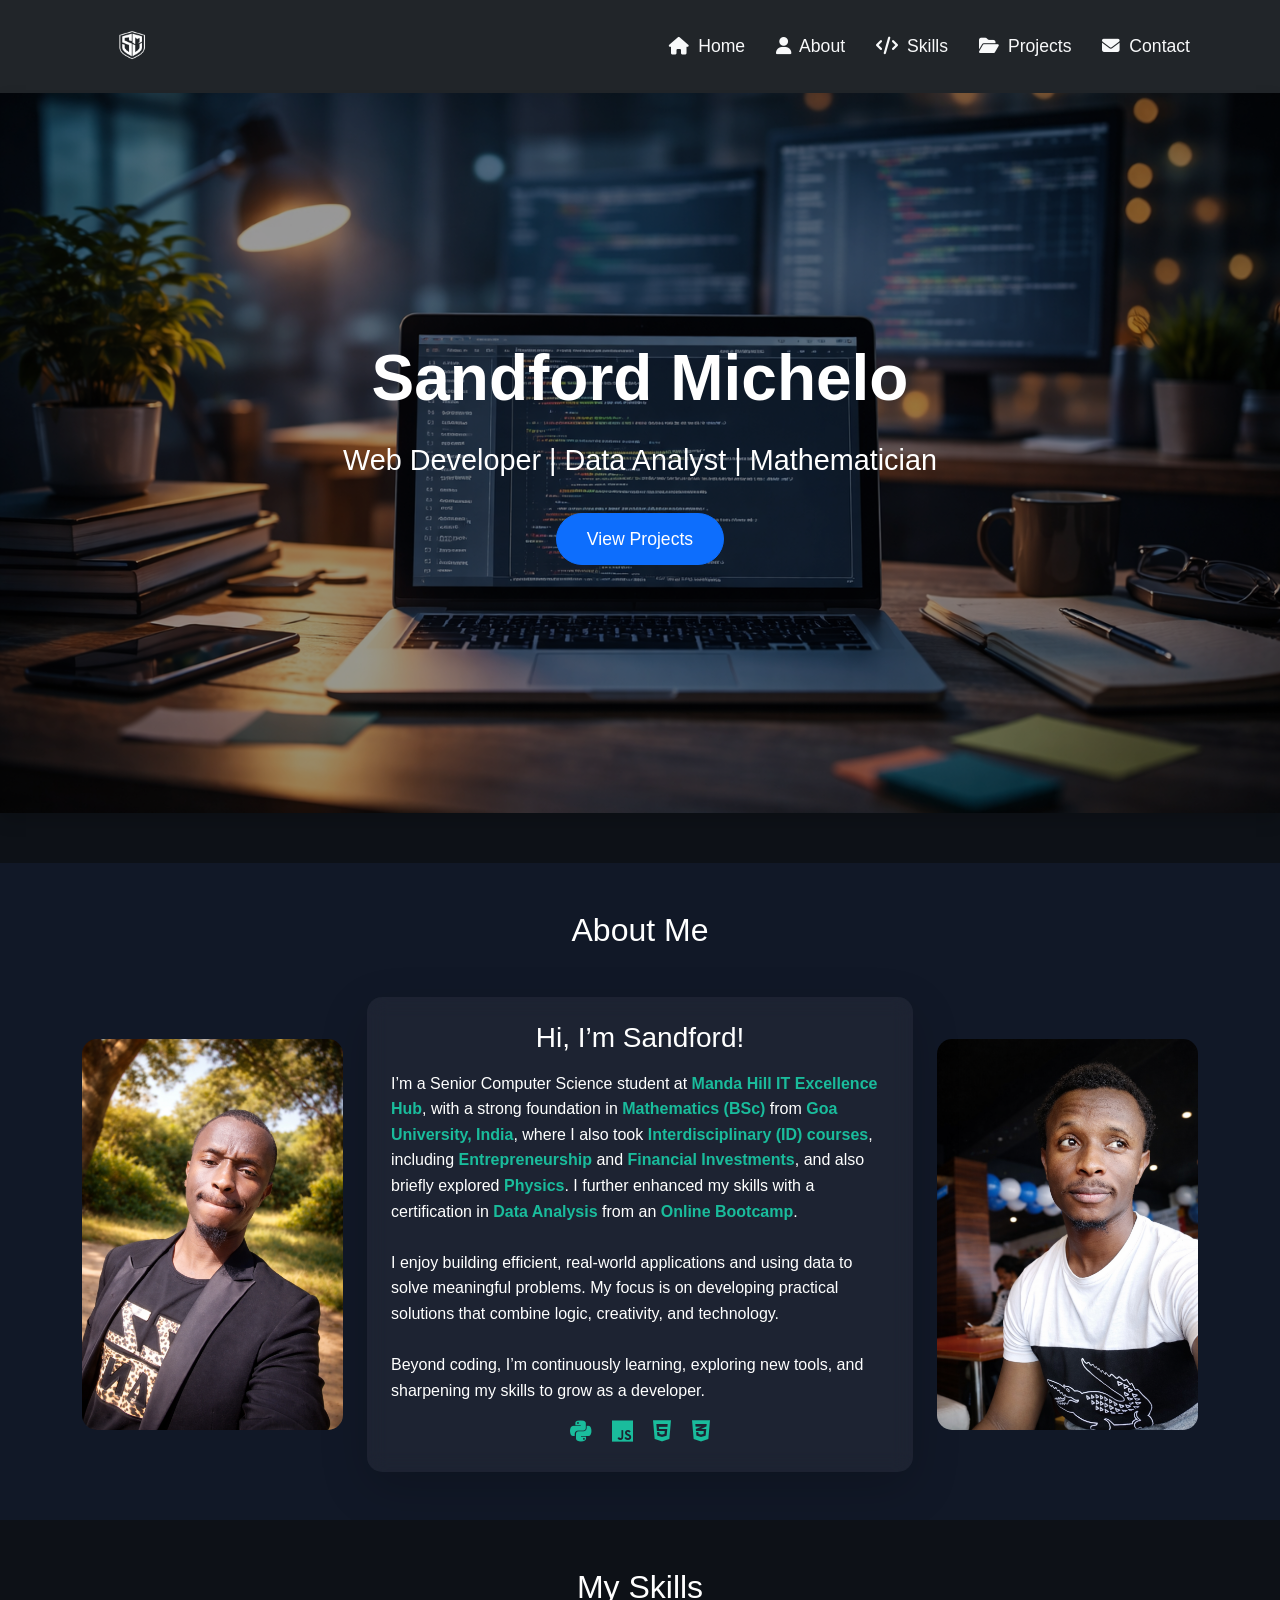
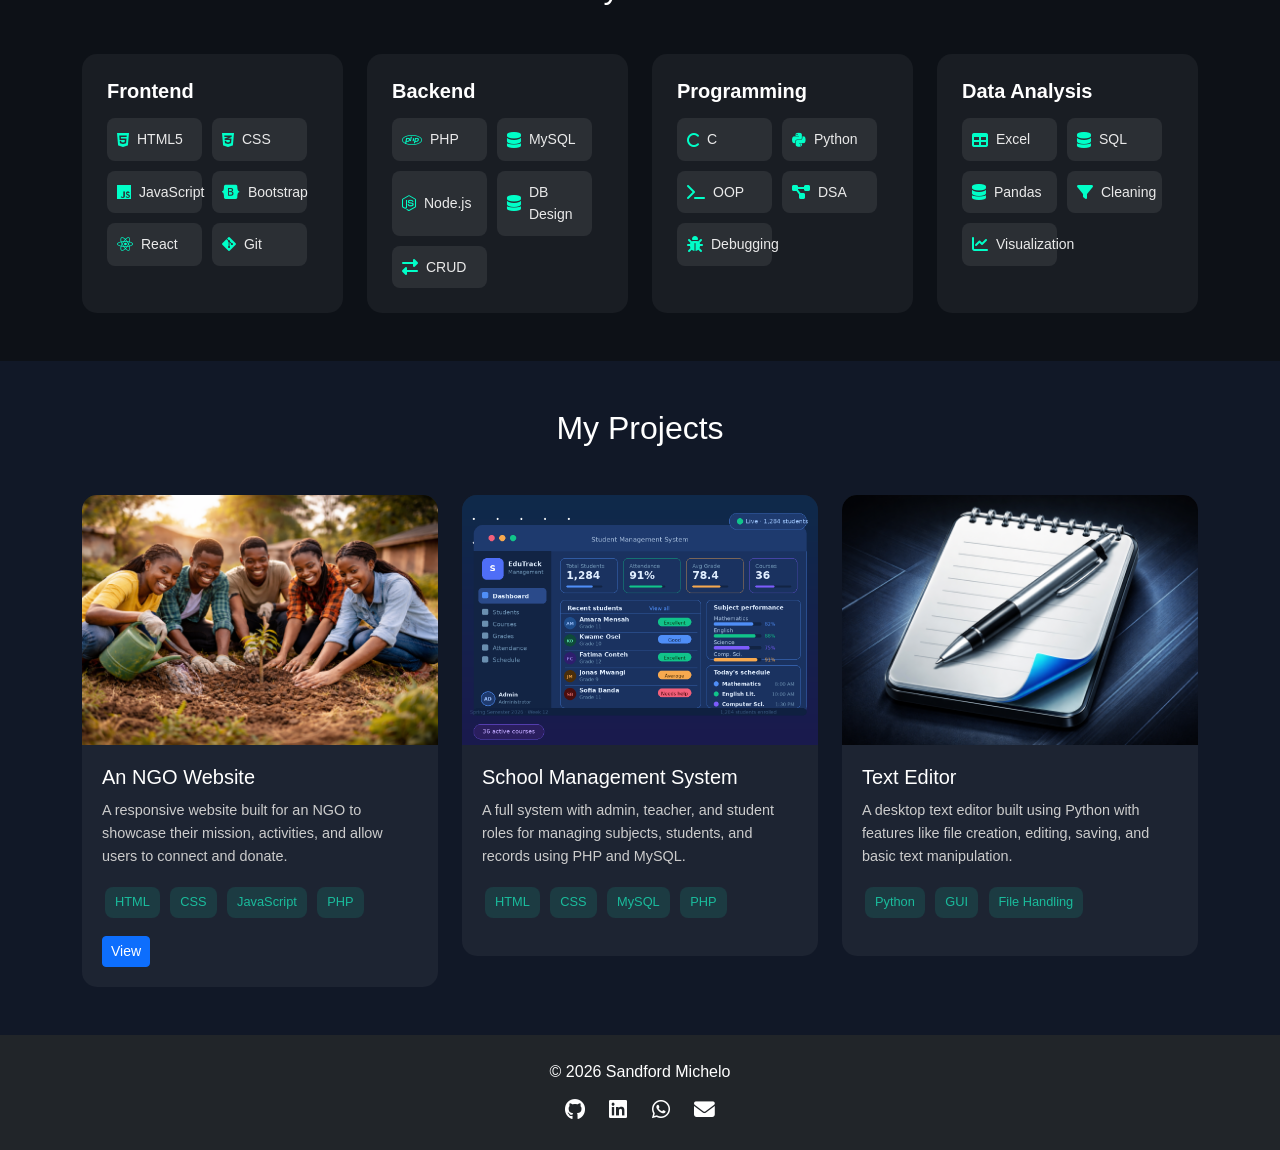
<file: index.html>
<!doctype html>
<html lang="en">
  <head>
    <meta charset="UTF-8" />
    <meta name="viewport" content="width=device-width, initial-scale=1.0" />
    <title>Sandford Michelo | Portfolio</title>

    <!-- Bootstrap CSS -->
    <link
      href="https://cdn.jsdelivr.net/npm/bootstrap@5.3.2/dist/css/bootstrap.min.css"
      rel="stylesheet"
    />

    <!-- Font Awesome for Social Icons -->
    <link
      rel="stylesheet"
      href="https://cdnjs.cloudflare.com/ajax/libs/font-awesome/6.4.2/css/all.min.css"
    />

    <link rel="stylesheet" href="style.css" />
  </head>

  <body>
    <!-- HEADER -->
    <header class="bg-dark shadow">
      <div class="container">
        <nav class="navbar navbar-expand-lg navbar-dark">
          <a class="navbar-brand" href="index.html">
            <img src="images/logo.png" alt="Logo" height="40" />
          </a>
          <button
            class="navbar-toggler"
            type="button"
            data-bs-toggle="collapse"
            data-bs-target="#navbarNav"
            aria-controls="navbarNav"
            aria-expanded="false"
            aria-label="Toggle navigation"
          >
            <span class="navbar-toggler-icon"></span>
          </button>

          <div class="collapse navbar-collapse" id="navbarNav">
            <ul class="navbar-nav ms-auto">
              <li class="nav-item">
                <a class="nav-link" href="#home">
                  <i class="fas fa-home me-1"></i> Home
                </a>
              </li>
              <li class="nav-item">
                <a class="nav-link" href="#about">
                  <i class="fas fa-user me-1"></i> About
                </a>
              </li>
              <li class="nav-item">
                <a class="nav-link" href="#skills">
                  <i class="fas fa-code me-1"></i> Skills
                </a>
              </li>
              <li class="nav-item">
                <a class="nav-link" href="#projects">
                  <i class="fas fa-folder-open me-1"></i> Projects
                </a>
              </li>
              <li class="nav-item">
                <a class="nav-link" href="contact.html">
                  <i class="fas fa-envelope me-1"></i> Contact
                </a>
              </li>
            </ul>
          </div>
        </nav>
      </div>
    </header>

    <!-- MAIN -->
    <main>
      <!-- Full-width Hero -->
      <section id="home" class="hero-section shadow">
        <div class="container text-center">
          <h1 class="fw-bold">Sandford Michelo</h1>
          <p class="lead">Web Developer | Data Analyst | Mathematician</p>
          <a href="#projects" class="btn btn-primary btn-lg">View Projects</a>
        </div>
      </section>

      <!-- About Section -->
      <section id="about" class="about-section py-5">
        <div class="container">
          <h2 class="text-center mb-5">About Me</h2>
          <div class="row align-items-center text-center text-md-start">
            <div class="col-md-3 mb-4 mb-md-0">
              <img src="images/pic2.png" class="about-side-img" alt="" />
            </div>
            <div class="col-md-6">
              <div class="about-card p-4 shadow-lg">
                <h3 class="mb-3 text-center">Hi, I’m Sandford!</h3>
                <p>
                  I’m a Senior Computer Science student at
                  <span class="highlight">Manda Hill IT Excellence Hub</span>,
                  with a strong foundation in
                  <span class="highlight">Mathematics (BSc)</span> from
                  <span class="highlight">Goa University, India</span>, where I
                  also took
                  <span class="highlight">Interdisciplinary (ID) courses</span>,
                  including <span class="highlight">Entrepreneurship</span> and
                  <span class="highlight">Financial Investments</span>, and also
                  briefly explored <span class="highlight">Physics</span>. I
                  further enhanced my skills with a certification in
                  <span class="highlight">Data Analysis</span> from an
                  <span class="highlight">Online Bootcamp</span>.<br /><br />
                  I enjoy building efficient, real-world applications and using
                  data to solve meaningful problems. My focus is on developing
                  practical solutions that combine logic, creativity, and
                  technology.<br /><br />
                  Beyond coding, I’m continuously learning, exploring new tools,
                  and sharpening my skills to grow as a developer.
                </p>

                <div class="mt-3 text-center">
                  <i class="fab fa-python me-3"></i>
                  <i class="fab fa-js me-3"></i>
                  <i class="fab fa-html5 me-3"></i>
                  <i class="fab fa-css3-alt"></i>
                </div>
              </div>
            </div>
            <div class="col-md-3 mt-4 mt-md-0">
              <img src="images/pic3.png" class="about-side-img" alt="" />
            </div>
          </div>
        </div>
      </section>

      <!-- Skills Section -->
      <section id="skills" class="skills-section py-5">
        <div class="container">
          <h2 class="text-center mb-5">My Skills</h2>
          <div class="row g-4">
            <!-- Frontend -->
            <div class="col-md-3">
              <div class="skill-box">
                <h5>Frontend</h5>
                <div class="skills-grid">
                  <div><i class="fab fa-html5"></i> HTML5</div>
                  <div><i class="fab fa-css3-alt"></i> CSS</div>
                  <div><i class="fab fa-js"></i> JavaScript</div>
                  <div><i class="fab fa-bootstrap"></i> Bootstrap</div>
                  <div><i class="fab fa-react"></i> React</div>
                  <div><i class="fab fa-git-alt"></i> Git</div>
                </div>
              </div>
            </div>

            <!-- Backend -->
            <div class="col-md-3">
              <div class="skill-box">
                <h5>Backend</h5>
                <div class="skills-grid">
                  <div><i class="fab fa-php"></i> PHP</div>
                  <div><i class="fas fa-database"></i> MySQL</div>
                  <div><i class="fab fa-node-js"></i> Node.js</div>
                  <div><i class="fas fa-database"></i> DB Design</div>
                  <div><i class="fas fa-exchange-alt"></i> CRUD</div>
                </div>
              </div>
            </div>

            <!-- Programming -->
            <div class="col-md-3">
              <div class="skill-box">
                <h5>Programming</h5>
                <div class="skills-grid">
                  <div><i class="fas fa-c"></i> C</div>
                  <div><i class="fab fa-python"></i> Python</div>
                  <div><i class="fas fa-terminal"></i> OOP</div>
                  <div><i class="fas fa-project-diagram"></i> DSA</div>
                  <div><i class="fas fa-bug"></i> Debugging</div>
                </div>
              </div>
            </div>

            <!-- Data Analysis -->
            <div class="col-md-3">
              <div class="skill-box">
                <h5>Data Analysis</h5>
                <div class="skills-grid">
                  <div><i class="fas fa-table"></i> Excel</div>
                  <div><i class="fas fa-database"></i> SQL</div>
                  <div><i class="fas fa-database"></i> Pandas</div>
                  <div><i class="fas fa-filter"></i> Cleaning</div>
                  <div><i class="fas fa-chart-line"></i> Visualization</div>
                </div>
              </div>
            </div>
          </div>
        </div>
      </section>

      <!-- Projects Section -->
      <section id="projects" class="projects-section py-5">
        <div class="container">
          <h2 class="text-center mb-5">My Projects</h2>
          <div class="row g-4">
            <!-- NGO Website -->
            <div class="col-md-4">
              <div class="project-card">
                <img src="images/ngo.png" alt="NGO Website" />
                <div class="project-content">
                  <h5>An NGO Website</h5>
                  <p>
                    A responsive website built for an NGO to showcase their
                    mission, activities, and allow users to connect and donate.
                  </p>
                  <div class="project-tags">
                    <span>HTML</span>
                    <span>CSS</span>
                    <span>JavaScript</span>
                    <span>PHP</span>
                  </div>
                  <div class="project-buttons">
                    <a
                      href="https://www.skills4change.net/index.php"
                      class="btn btn-sm btn-primary"
                      target="_blank"
                      >View</a
                    >
                  </div>
                </div>
              </div>
            </div>

            <!-- School Management System -->
            <div class="col-md-4">
              <div class="project-card">
                <img src="images/student.png" alt="School System" />
                <div class="project-content">
                  <h5>School Management System</h5>
                  <p>
                    A full system with admin, teacher, and student roles for
                    managing subjects, students, and records using PHP and
                    MySQL.
                  </p>
                  <div class="project-tags">
                    <span>HTML</span>
                    <span>CSS</span>
                    <span>MySQL</span>
                    <span>PHP</span>
                  </div>
                </div>
              </div>
            </div>

            <!-- Text Editor -->
            <div class="col-md-4">
              <div class="project-card">
                <img src="images/textEditor.png" alt="Text Editor" />
                <div class="project-content">
                  <h5>Text Editor</h5>
                  <p>
                    A desktop text editor built using Python with features like
                    file creation, editing, saving, and basic text manipulation.
                  </p>
                  <div class="project-tags">
                    <span>Python</span>
                    <span>GUI</span>
                    <span>File Handling</span>
                  </div>
                </div>
              </div>
            </div>
          </div>
        </div>
      </section>
    </main>

    <!-- Footer -->
    <footer class="bg-dark text-white text-center p-4">
      <p class="mb-2">© 2026 Sandford Michelo</p>
      <div>
        <a href="https://github.com/sanfordmichelo" target="_blank"
          ><i class="fab fa-github"></i
        ></a>
        <a
          href="https://www.linkedin.com/in/sanford-michelo-jr-0291851ab/"
          target="_blank"
          ><i class="fab fa-linkedin"></i
        ></a>
        <a href="https://wa.me/260975345180" target="_blank"
          ><i class="fab fa-whatsapp"></i
        ></a>
        <a
          href="https://mail.google.com/mail/?view=cm&fs=1&to=sanfordmichelo@gmail.com"
          target="_blank"
          ><i class="fas fa-envelope"></i
        ></a>
      </div>
    </footer>
    <!-- Bootstrap JS -->
    <script src="https://cdn.jsdelivr.net/npm/bootstrap@5.3.2/dist/js/bootstrap.bundle.min.js"></script>

    <!-- Custom JS -->
    <script src="script.js"></script>
  </body>
</html>
</file>
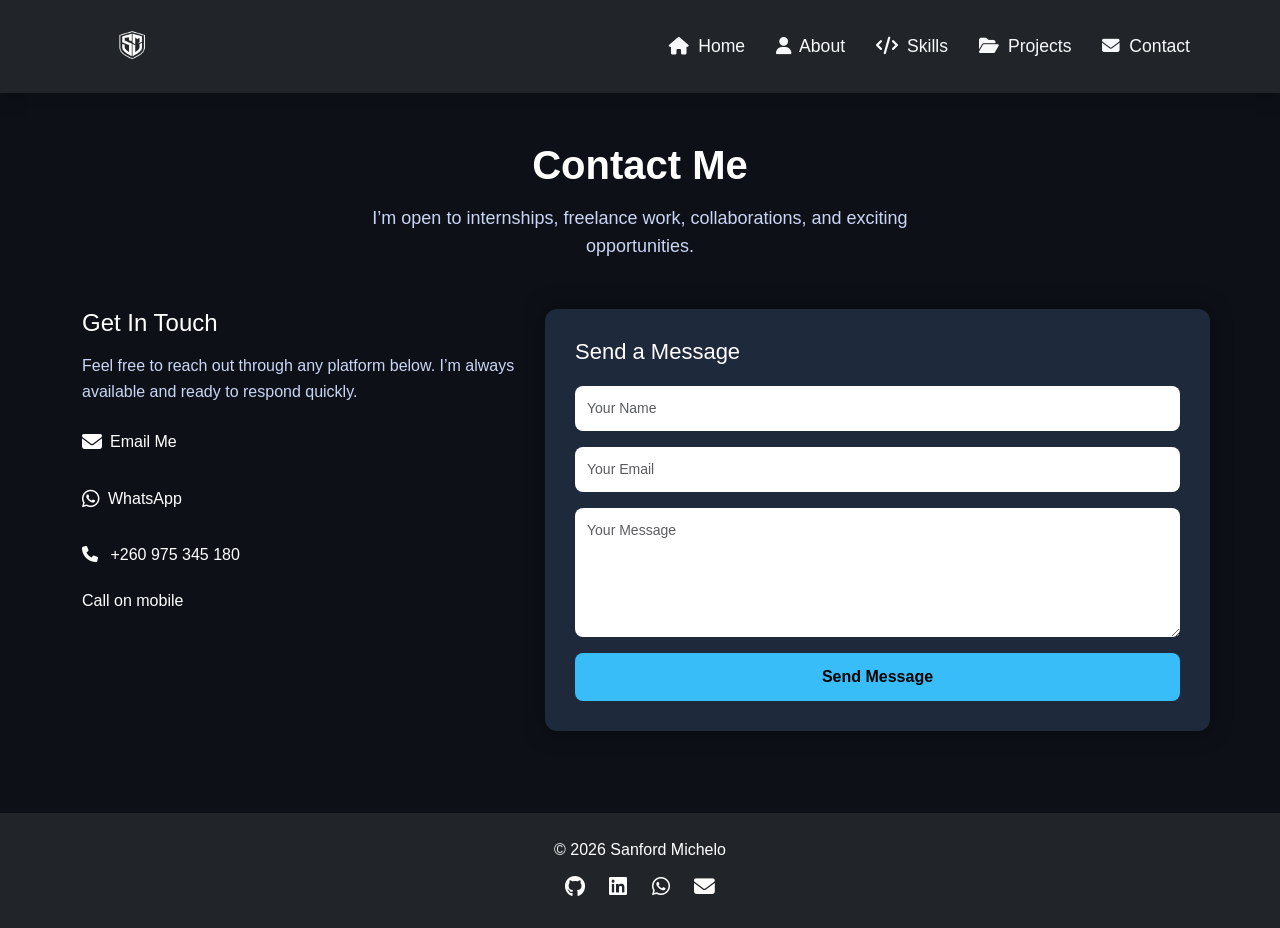
<file: contact.html>
<!doctype html>
<html lang="en">
  <head>
    <meta charset="UTF-8" />
    <meta name="viewport" content="width=device-width, initial-scale=1.0" />
    <title>Sandford Michelo | Portfolio</title>

    <!-- Bootstrap CSS -->
    <link
      href="https://cdn.jsdelivr.net/npm/bootstrap@5.3.2/dist/css/bootstrap.min.css"
      rel="stylesheet"
    />

    <!-- Font Awesome for Social Icons -->
    <link
      rel="stylesheet"
      href="https://cdnjs.cloudflare.com/ajax/libs/font-awesome/6.4.2/css/all.min.css"
    />

    <link rel="stylesheet" href="style.css" />
  </head>

  <body>
    <!-- HEADER -->
    <header class="bg-dark shadow">
      <div class="container">
        <nav class="navbar navbar-expand-lg navbar-dark">
          <a class="navbar-brand" href="index.html">
            <img src="images/logo.png" alt="Logo" height="40" />
          </a>
          <button
            class="navbar-toggler"
            type="button"
            data-bs-toggle="collapse"
            data-bs-target="#navbarNav"
            aria-controls="navbarNav"
            aria-expanded="false"
            aria-label="Toggle navigation"
          >
            <span class="navbar-toggler-icon"></span>
          </button>

          <div class="collapse navbar-collapse" id="navbarNav">
            <ul class="navbar-nav ms-auto">
              <li class="nav-item">
                <a class="nav-link" href="index.html">
                  <i class="fas fa-home me-1"></i> Home
                </a>
              </li>
              <li class="nav-item">
                <a class="nav-link" href="index.html#about">
                  <i class="fas fa-user me-1"></i> About
                </a>
              </li>
              <li class="nav-item">
                <a class="nav-link" href="index.html#skills">
                  <i class="fas fa-code me-1"></i> Skills
                </a>
              </li>
              <li class="nav-item">
                <a class="nav-link" href="index.html#projects">
                  <i class="fas fa-folder-open me-1"></i> Projects
                </a>
              </li>
              <li class="nav-item">
                <a class="nav-link" href="contact.html">
                  <i class="fas fa-envelope me-1"></i> Contact
                </a>
              </li>
            </ul>
          </div>
        </nav>
      </div>
    </header>

    <!-- MAIN CONTENT -->
    <main>
      <section class="sm-contact-section py-5">
        <div class="container">
          <!-- TOP INTRO -->
          <div class="text-center mb-5">
            <h2 class="sm-contact-title">Contact Me</h2>
            <p class="sm-contact-subtitle">
              I’m open to internships, freelance work, collaborations, and
              exciting opportunities.
            </p>
          </div>

          <!-- SIDE BY SIDE LAYOUT -->
          <div class="row align-items-start">
            <!-- LEFT -->
            <div class="col-lg-5 col-md-6 sm-contact-info">
              <h3>Get In Touch</h3>
              <p>
                Feel free to reach out through any platform below. I’m always
                available and ready to respond quickly.
              </p>
              <div class="sm-contact-links d-flex flex-column gap-3 mt-4">
                <a
                  href="https://mail.google.com/mail/?view=cm&fs=1&to=sanfordmichelo@gmail.com"
                  target="_blank"
                >
                  <i class="fas fa-envelope me-2"></i> Email Me
                </a>
                <a href="https://wa.me/260975345180" target="_blank">
                  <i class="fab fa-whatsapp me-2"></i> WhatsApp
                </a>
                <span><i class="fas fa-phone me-2"></i> +260 975 345 180</span>
                <!-- Mobile-friendly clickable link -->
                <a href="tel:+260975345180" class="d-inline-block mt-1">
                  Call on mobile
                </a>
              </div>
            </div>

            <!-- RIGHT -->
            <div class="col-lg-7 col-md-6 sm-contact-form-box">
              <h3>Send a Message</h3>

              <!-- Success/Error message -->
              <div id="form-message" class="mb-3 text-center"></div>

              <form
                id="contact-form"
                class="sm-contact-form"
                action="https://formspree.io/f/xeepapqk"
                method="POST"
              >
                <div class="mb-3">
                  <input
                    type="text"
                    name="name"
                    class="form-control"
                    placeholder="Your Name"
                    required
                  />
                </div>
                <div class="mb-3">
                  <input
                    type="email"
                    name="email"
                    class="form-control"
                    placeholder="Your Email"
                    required
                  />
                </div>
                <div class="mb-3">
                  <textarea
                    name="message"
                    rows="5"
                    class="form-control"
                    placeholder="Your Message"
                    required
                  ></textarea>
                </div>

                <input type="text" name="_gotcha" style="display: none" />
                <input
                  type="hidden"
                  name="_subject"
                  value="New Portfolio Message"
                />

                <button type="submit" class="btn btn-primary w-100">
                  Send Message
                </button>
              </form>
            </div>
          </div>
        </div>
      </section>
    </main>

    <!-- FOOTER -->
    <footer class="bg-dark text-white text-center p-4">
      <p class="mb-2">© 2026 Sanford Michelo</p>
      <div>
        <a href="https://github.com/sanfordmichelo" target="_blank"
          ><i class="fab fa-github"></i
        ></a>
        <a
          href="https://www.linkedin.com/in/sanford-michelo-jr-0291851ab/"
          target="_blank"
          ><i class="fab fa-linkedin"></i
        ></a>
        <a href="https://wa.me/260975345180" target="_blank"
          ><i class="fab fa-whatsapp"></i
        ></a>
        <a
          href="https://mail.google.com/mail/?view=cm&fs=1&to=sanfordmichelo@gmail.com"
          target="_blank"
          ><i class="fas fa-envelope"></i
        ></a>
      </div>
    </footer>

    <!-- Bootstrap JS -->
    <script src="https://cdn.jsdelivr.net/npm/bootstrap@5.3.2/dist/js/bootstrap.bundle.min.js"></script>

    <script src="script.js"></script>
  </body>
</html>
</file>
<file: style.css>
/* ====== GLOBAL STYLES ====== */


body {
  font-family: 'Segoe UI', Tahoma, Geneva, Verdana, sans-serif;
  line-height: 1.6;
  color: #333;
   background-color: #0d1117;
}

.navbar-brand img {
  filter: brightness(0) invert(1); /* turns dark logo into white */
  transition: filter 0.3s ease;
  width: 100px;
  height: auto;
}

/* ====== NAVBAR STYLING ====== */
header nav .nav-link {
  color: #f8f9fa;          /* light color for black navbar */
  font-size: 1.1rem;       /* bigger links */
  font-weight: 500;         /* semi-bold */
  margin-left: 15px;
  position: relative;       /* for underline animation */
  transition: color 0.3s ease;
}

header nav .nav-link::after {
  content: '';
  position: absolute;
  width: 0;
  height: 2px;
  bottom: -4px;            /* space below text */
  left: 0;
  background-color: #0d6efd; /* accent color */
  transition: width 0.3s ease;
}

header nav .nav-link:hover {
  color: #0d6efd;          /* accent color on hover */
}

header nav .nav-link:hover::after {
  width: 100%;             /* underline grows on hover */
}


/* ====== HERO SECTION ====== */
.hero-section {
  width: 100vw;
  background: url("images/background.png") no-repeat center center;
  background-size: cover;
  color: white;
  padding: 120px 0;
  margin-bottom: 50px;
  box-shadow: 0 4px 12px rgba(0,0,0,0.1);
  border-radius: 0;
  display: flex;
  align-items: center;
  justify-content: center;
  flex-direction: column;
  text-align: center;
  min-height: 80vh;
  position: relative;
}

/* Optional overlay for better text readability */
.hero-section::before {
  content: '';
  position: absolute;
  top: 0; left: 0;
  width: 100%;
  height: 100%;
  background-color: rgba(0,0,0,0.4);
  z-index: 1;
}
.hero-section .container {
  position: relative;
  z-index: 2;
}

.hero-section h1 {
  font-size: 4rem;
  font-weight: 700;
  margin-bottom: 20px;
}

.hero-section p.lead {
  font-size: 1.8rem;
  margin-bottom: 30px;
  font-weight: 500;
}

/* Hero button */
.hero-section .btn-primary {
  background-color: #0d6efd;
  color: white;
  padding: 12px 30px;
  font-size: 1.1rem;
  border-radius: 50px;
  transition: all 0.3s ease;
}
.hero-section .btn-primary:hover {
  background-color: #0b5ed7;
  transform: translateY(-3px);
}



/* ====== ABOUT SECTION ====== */

.about-section {
  background: #0d1117; /* same as other sections */
  color: white;
  padding: 80px 0;
}

/* Side Images */
.about-side-img {
  width: 100%;
  height:80%;
  object-fit: cover;
  border-radius: 15px;
  transition: 0.3s ease;
}

.about-side-img:hover {
  transform: scale(1.05);
}

/* Center Card */
.about-card {
  background: rgba(255, 255, 255, 0.05);
  border-radius: 15px;
  backdrop-filter: blur(10px);
}

/* Highlight text */
.highlight {
  color: #1abc9c;
  font-weight: 600;
}

/* Icons */
.about-card i {
  font-size: 1.5rem;
  color: #1abc9c;
  transition: 0.3s;
}

.about-card i:hover {
  transform: scale(1.2);
}
/*.....................*/
/* About ENDED HERE */


/* Section background */
.skills-section {
  background: #0b0f19; /* deep dark */
  color: #ffffff;
}

/* Skill Card */
.skill-box {
  background: rgba(255, 255, 255, 0.05); /* slightly brighter */
  padding: 25px;
  border-radius: 15px;
  transition: 0.3s ease;
  height: 100%;
  color: #ffffff;
}

.skill-box h5 {
  color: #ffffff;
  font-weight: 600;
}

/* Grid Layout */
.skills-grid {
  display: flex;
  flex-wrap: wrap;
  gap: 10px;
  margin-top: 15px;
}

/* Each Skill Item */
.skills-grid div {
  width: 45%;
  background: rgba(255, 255, 255, 0.08); /* brighter than before */
  padding: 10px;
  border-radius: 8px;
  font-size: 14px;
  display: flex;
  align-items: center;
  gap: 8px;
  color: #eaeaea; /* soft white */
  transition: 0.3s ease;
}

/* Icons */
.skills-grid i {
  color: #00ffc8; /* your accent color */
  font-size: 16px;
}

/* Hover effect (IMPORTANT FIX) */
.skills-grid div:hover {
  background: #00ffc8;
  color: #000; /* make text black on hover */
}

.skills-grid div:hover i {
  color: #000;
}


/*--------------------
SKILLS SECTION END HERE
----------------------*/


/* Projects Section */

.projects-section {
  background: #0d1117;
  color: white;
  padding: 80px 0;
}

/* Card */
.project-card {
  background: rgba(255, 255, 255, 0.05);
  border-radius: 15px;
  overflow: hidden;
  transition: 0.3s;
}

.project-card:hover {
  transform: translateY(-10px);
  box-shadow: 0 20px 40px rgba(0,0,0,0.4);
}

/* Image */
.project-card img {
  width: 100%;
  height: 250px;
  object-fit: cover;
}

/* Content */
.project-content {
  padding: 20px;
}

.project-content h5 {
  margin-bottom: 10px;
}

.project-content p {
  font-size: 0.9rem;
  color: #ccc;
}

/* Tags */
.project-tags {
  margin: 15px 0;
}

.project-tags span {
  display: inline-block;
  background: rgba(26, 188, 156, 0.15);
  color: #1abc9c;
  padding: 5px 10px;
  border-radius: 8px;
  margin: 3px;
  font-size: 0.8rem;
}

/* Buttons */
.project-buttons a {
  margin-right: 10px;
}

/* Base */
body {
  background: #0d1117;
}

.about-section {
  background: #111827;
}

.skills-section {
  background: #0d1117;
}

.projects-section {
  background: #111827;
}

/* PROJECT SECTION ENDED HERE */

/* ============================= */
/* CONTACT SECTION DESIGN START */
/* ============================= */

/* Main section wrapper */
.sm-contact-section {
  padding: 100px 20px;
 min-height: 80vh;
  color: #ffffff;
  font-family: Arial, sans-serif;
}

/* ================= HEADER ================= */

/* Top header container */
.sm-contact-header {
  text-align: center;
  margin-bottom: 60px;
}

/* Main heading */
.sm-contact-title {
  font-size: 40px;
  font-weight: 700;

  margin-bottom: 15px;
}

/* Subtitle text */
.sm-contact-subtitle {
  font-size: 18px;
  color: #cbd5f5;
  max-width: 600px;
  margin-left: auto;
  margin-right: auto;
  line-height: 1.6;
}

/* Highlighted part of subtitle */
.sm-contact-subtitle span {
  display: block;
  margin-top: 10px;
  color: #38bdf8;
  font-weight: 500;
}

/* ================= MAIN CONTAINER ================= */

.sm-contact-container {
  max-width: 1100px;
  margin-left: auto;
  margin-right: auto;
  display: grid;
  grid-template-columns: repeat(2, 1fr);
  gap: 40px;
}

/* ================= LEFT SIDE ================= */

.sm-contact-info h3 {
  font-size: 24px;
  margin-bottom: 15px;
}

.sm-contact-info p {
  color: #cbd5f5;
  margin-bottom: 25px;
  line-height: 1.6;
}

.sm-contact-links a {
  display: flex;
  align-items: center;
  margin-bottom: 15px;
  text-decoration: none;
  color: #ffffff;
  font-size: 16px;
  transition: color 0.3s, transform 0.3s;
}

.sm-contact-links a i {
  margin-right: 12px;
  font-size: 20px;
}

.sm-contact-links a:hover {
  color: #38bdf8;
  transform: translateX(5px);
}

/* ================= RIGHT SIDE (FORM) ================= */

.sm-contact-form-box {
  background-color: #1e293b;
  padding: 30px;
  border-radius: 12px;
  box-shadow: 0 0 20px rgba(0, 0, 0, 0.5);
}

.sm-contact-form-box h3 {
  margin-bottom: 20px;
  font-size: 22px;
  color: #ffffff;
}

.sm-contact-form input,
.sm-contact-form textarea {
  width: 100%;
  padding: 12px;
  margin-bottom: 15px;
  border: none;
  border-radius: 8px;
  outline: none;
  font-size: 14px;
}

.sm-contact-form button {
  width: 100%;
  padding: 12px;
  border: none;
  border-radius: 8px;
  background-color: #38bdf8;
  color: #000000;
  font-weight: bold;
  cursor: pointer;
  transition: background-color 0.3s;
}

.sm-contact-form button:hover {
  background-color: #0ea5e9;
}

/* ================= RESPONSIVE ================= */

@media (max-width: 768px) {
  .sm-contact-container {
    grid-template-columns: 1fr;
  }

  .sm-contact-title {
    font-size: 30px;
  }
}

/* ============================= */
/* CONTACT SECTION DESIGN END   */
/* ============================= */


/* Sections start invisible */
.fade-section {
  opacity: 0;
  transform: translateY(50px);
  transition: opacity 1s ease, transform 1s ease;
}

/* When the section is visible, fade in */
.fade-in {
  opacity: 1;
  transform: translateY(0);
}
/* ====== FOOTER ====== */
footer {
  background-color: #111;
  color: white;
  text-align: center;
}
footer a {
  color: white;
  margin: 0 10px;
  font-size: 1.3rem;
  transition: color 0.3s ease;
}
footer a:hover {
  color: #0d6efd;
}

/* ====== NAVBAR HOVER ====== */
header nav .nav-link {
  transition: color 0.3s;
}
header nav .nav-link:hover {
  color: #0d6efd;
}

/* ====== RESPONSIVE ====== */
@media (max-width: 768px) {
  .hero-section h1 {
    font-size: 2.2rem;
  }
  .hero-section p.lead {
    font-size: 1.1rem;
  }
  .hero-section .btn-primary {
    font-size: 1rem;
    padding: 10px 25px;
  }
  .project-img {
    height: 180px;
  }
}
</file>
